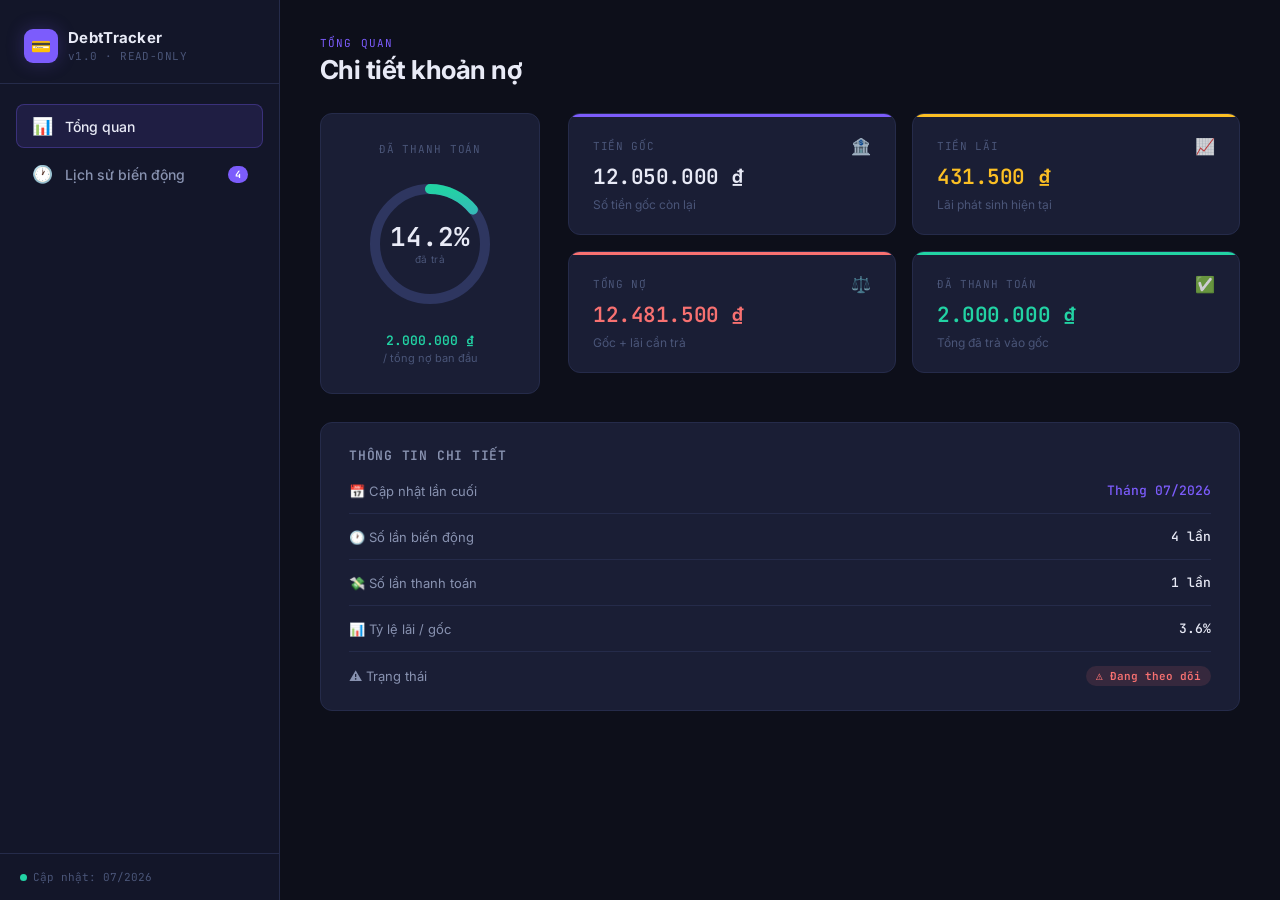
<file: index.html>
<!DOCTYPE html>
<html lang="vi">
<head>
  <meta charset="UTF-8">
  <meta name="viewport" content="width=device-width, initial-scale=1.0">
  <title>Theo Dõi Khoản Nợ</title>
  <link rel="stylesheet" href="style.css">
</head>
<body>

<div class="app">

  <!-- ── SIDEBAR ── -->
  <aside class="sidebar">
    <div class="sidebar-header">
      <div class="app-logo">
        <div class="logo-icon">💳</div>
        <div>
          <div class="app-name">DebtTracker</div>
          <div class="app-sub">v1.0 · READ-ONLY</div>
        </div>
      </div>
    </div>

    <nav class="nav-tabs">
      <div class="nav-tab active" onclick="switchPage('overview', this)">
        <span class="tab-icon">📊</span>
        <span>Tổng quan</span>
      </div>
      <div class="nav-tab" onclick="switchPage('history', this)">
        <span class="tab-icon">🕐</span>
        <span>Lịch sử biến động</span>
        <span class="tab-badge" id="badge-count">—</span>
      </div>
    </nav>

    <div class="sidebar-footer">
      <div class="last-update">
        <div class="dot-live"></div>
        <span id="footer-update">Đang tải...</span>
      </div>
    </div>
  </aside>

  <!-- ── MAIN CONTENT ── -->
  <main class="main">

    <!-- TỔNG QUAN -->
    <div class="page active" id="page-overview">

      <div class="page-header">
        <div class="page-eyebrow">TỔNG QUAN</div>
        <div class="page-title">Chi tiết khoản nợ</div>
      </div>

      <!-- Ring + Stats -->
      <div class="overview-top">

        <div class="ring-card">
          <div class="ring-label">ĐÃ THANH TOÁN</div>
          <div class="ring-wrap">
            <svg class="ring-svg" width="140" height="140" viewBox="0 0 140 140">
              <defs>
                <linearGradient id="ringGrad" x1="0%" y1="0%" x2="100%" y2="0%">
                  <stop offset="0%" stop-color="#7c5cfc"/>
                  <stop offset="100%" stop-color="#22d3a4"/>
                </linearGradient>
              </defs>
              <circle class="ring-track"    cx="70" cy="70" r="55"/>
              <circle class="ring-progress" cx="70" cy="70" r="55" id="ring-progress"
                      stroke-dasharray="345.4" stroke-dashoffset="345.4"/>
            </svg>
            <div class="ring-center">
              <div class="ring-pct" id="ring-pct">—</div>
              <div class="ring-pct-label">đã trả</div>
            </div>
          </div>
          <div class="ring-meta">
            <div class="ring-meta-val" id="ring-paid">—</div>
            <div class="ring-meta-sub">/ tổng nợ ban đầu</div>
          </div>
        </div>

        <div class="stats-grid">
          <div class="stat-card c-goc">
            <div class="stat-header">
              <span class="stat-label">TIỀN GỐC</span>
              <span class="stat-icon">🏦</span>
            </div>
            <div class="stat-value" id="s-goc">—</div>
            <div class="stat-sub">Số tiền gốc còn lại</div>
          </div>
          <div class="stat-card c-lai">
            <div class="stat-header">
              <span class="stat-label">TIỀN LÃI</span>
              <span class="stat-icon">📈</span>
            </div>
            <div class="stat-value v-lai" id="s-lai">—</div>
            <div class="stat-sub">Lãi phát sinh hiện tại</div>
          </div>
          <div class="stat-card c-tong">
            <div class="stat-header">
              <span class="stat-label">TỔNG NỢ</span>
              <span class="stat-icon">⚖️</span>
            </div>
            <div class="stat-value v-tong" id="s-tong">—</div>
            <div class="stat-sub">Gốc + lãi cần trả</div>
          </div>
          <div class="stat-card c-datra">
            <div class="stat-header">
              <span class="stat-label">ĐÃ THANH TOÁN</span>
              <span class="stat-icon">✅</span>
            </div>
            <div class="stat-value v-datra" id="s-datra">—</div>
            <div class="stat-sub">Tổng đã trả vào gốc</div>
          </div>
        </div>

      </div>

      <!-- Info detail -->
      <div class="info-card">
        <div class="info-card-title">Thông tin chi tiết</div>
        <div class="info-rows">
          <div class="info-row">
            <div class="info-key">📅 Cập nhật lần cuối</div>
            <div class="info-val highlight" id="d-thang">—</div>
          </div>
          <div class="info-row">
            <div class="info-key">🕐 Số lần biến động</div>
            <div class="info-val" id="d-sl">—</div>
          </div>
          <div class="info-row">
            <div class="info-key">💸 Số lần thanh toán</div>
            <div class="info-val" id="d-thanhtoan">—</div>
          </div>
          <div class="info-row">
            <div class="info-key">📊 Tỷ lệ lãi / gốc</div>
            <div class="info-val" id="d-tyle">—</div>
          </div>
          <div class="info-row">
            <div class="info-key">⚠️ Trạng thái</div>
            <div class="info-val" id="d-trangthai">—</div>
          </div>
        </div>
      </div>

    </div>

    <!-- LỊCH SỬ -->
    <div class="page" id="page-history">

      <div class="page-header">
        <div class="page-eyebrow">LỊCH SỬ</div>
        <div class="page-title">Biến động &amp; Thanh toán</div>
      </div>

      <div class="history-meta" id="history-meta-chips"></div>

      <div class="timeline" id="timeline"></div>

    </div>

  </main>
</div>

<script src="script.js"></script>
</body>
</html>
</file>
<file: style.css>
@import url('https://fonts.googleapis.com/css2?family=Inter:wght@300;400;500;600;700&family=JetBrains+Mono:wght@400;600&display=swap');

*, *::before, *::after { box-sizing: border-box; margin: 0; padding: 0; }

:root {
  --bg-base:        #0d0f1a;
  --bg-panel:       #131629;
  --bg-card:        #1a1e35;
  --bg-card-hover:  #1f2440;
  --border:         #252b4a;
  --border-light:   #2e3660;
  --accent:         #7c5cfc;
  --accent-glow:    rgba(124,92,252,0.25);
  --accent-soft:    rgba(124,92,252,0.12);
  --green:          #22d3a4;
  --green-soft:     rgba(34,211,164,0.12);
  --red:            #f87171;
  --red-soft:       rgba(248,113,113,0.12);
  --yellow:         #fbbf24;
  --yellow-soft:    rgba(251,191,36,0.12);
  --text-primary:   #e8eaf6;
  --text-secondary: #8892b0;
  --text-muted:     #4a5578;
  --sidebar-w:      280px;
  --radius:         12px;
  --radius-sm:      8px;
}

html, body {
  height: 100%;
  font-family: 'Inter', sans-serif;
  background: var(--bg-base);
  color: var(--text-primary);
  -webkit-font-smoothing: antialiased;
}

/* ── LAYOUT ── */
.app {
  display: flex;
  height: 100vh;
  overflow: hidden;
}

/* ── SIDEBAR ── */
.sidebar {
  width: var(--sidebar-w);
  min-width: var(--sidebar-w);
  background: var(--bg-panel);
  border-right: 1px solid var(--border);
  display: flex;
  flex-direction: column;
  overflow: hidden;
}

.sidebar-header {
  padding: 28px 24px 20px;
  border-bottom: 1px solid var(--border);
}

.app-logo {
  display: flex;
  align-items: center;
  gap: 10px;
}

.logo-icon {
  width: 34px; height: 34px;
  background: var(--accent);
  border-radius: 9px;
  display: flex; align-items: center; justify-content: center;
  font-size: 16px;
  box-shadow: 0 0 18px var(--accent-glow);
  flex-shrink: 0;
}

.app-name {
  font-size: 15px;
  font-weight: 700;
  letter-spacing: 0.02em;
  color: var(--text-primary);
}

.app-sub {
  font-size: 11px;
  color: var(--text-muted);
  font-family: 'JetBrains Mono', monospace;
  letter-spacing: 0.04em;
  margin-top: 2px;
}

/* NAV TABS */
.nav-tabs {
  display: flex;
  flex-direction: column;
  gap: 4px;
  padding: 20px 16px;
  flex: 1;
  overflow-y: auto;
}

.nav-tab {
  display: flex;
  align-items: center;
  gap: 12px;
  padding: 11px 14px;
  border-radius: var(--radius-sm);
  cursor: pointer;
  transition: all 0.18s ease;
  color: var(--text-secondary);
  font-size: 14px;
  font-weight: 500;
  border: 1px solid transparent;
  user-select: none;
}

.nav-tab:hover {
  background: var(--bg-card);
  color: var(--text-primary);
}

.nav-tab.active {
  background: var(--accent-soft);
  border-color: rgba(124,92,252,0.3);
  color: var(--text-primary);
}

.nav-tab.active .tab-icon { color: var(--accent); }

.tab-icon {
  font-size: 17px;
  width: 22px;
  text-align: center;
  flex-shrink: 0;
}

.tab-badge {
  margin-left: auto;
  background: var(--accent);
  color: #fff;
  font-size: 10px;
  font-weight: 700;
  padding: 2px 7px;
  border-radius: 20px;
  font-family: 'JetBrains Mono', monospace;
}

/* SIDEBAR FOOTER */
.sidebar-footer {
  padding: 16px 20px;
  border-top: 1px solid var(--border);
}

.last-update {
  font-size: 11px;
  color: var(--text-muted);
  font-family: 'JetBrains Mono', monospace;
  display: flex;
  align-items: center;
  gap: 6px;
}

.dot-live {
  width: 7px; height: 7px;
  background: var(--green);
  border-radius: 50%;
  animation: blink 2s ease-in-out infinite;
  flex-shrink: 0;
}

@keyframes blink {
  0%, 100% { opacity: 1; }
  50%       { opacity: 0.3; }
}

/* ── MAIN CONTENT ── */
.main {
  flex: 1;
  overflow-y: auto;
  padding: 36px 40px;
  display: flex;
  flex-direction: column;
  gap: 28px;
}

.page { display: none; flex-direction: column; gap: 28px; }
.page.active { display: flex; }

/* PAGE HEADER */
.page-header {
  display: flex;
  flex-direction: column;
  gap: 4px;
}

.page-eyebrow {
  font-size: 11px;
  font-family: 'JetBrains Mono', monospace;
  color: var(--accent);
  letter-spacing: 0.1em;
  text-transform: uppercase;
}

.page-title {
  font-size: 26px;
  font-weight: 700;
  color: var(--text-primary);
  letter-spacing: -0.02em;
}

/* ── OVERVIEW PAGE ── */
.overview-top {
  display: grid;
  grid-template-columns: auto 1fr;
  gap: 28px;
  align-items: start;
}

/* PROGRESS RING */
.ring-card {
  background: var(--bg-card);
  border: 1px solid var(--border);
  border-radius: var(--radius);
  padding: 28px 32px;
  display: flex;
  flex-direction: column;
  align-items: center;
  gap: 18px;
  min-width: 220px;
}

.ring-label {
  font-size: 11px;
  color: var(--text-muted);
  font-family: 'JetBrains Mono', monospace;
  letter-spacing: 0.08em;
  text-transform: uppercase;
}

.ring-wrap {
  position: relative;
  width: 140px; height: 140px;
}

.ring-svg { transform: rotate(-90deg); }

.ring-track {
  fill: none;
  stroke: var(--border-light);
  stroke-width: 10;
}

.ring-progress {
  fill: none;
  stroke: url(#ringGrad);
  stroke-width: 10;
  stroke-linecap: round;
  transition: stroke-dashoffset 1s cubic-bezier(0.4,0,0.2,1);
}

.ring-center {
  position: absolute;
  inset: 0;
  display: flex;
  flex-direction: column;
  align-items: center;
  justify-content: center;
}

.ring-pct {
  font-family: 'JetBrains Mono', monospace;
  font-size: 26px;
  font-weight: 600;
  color: var(--text-primary);
  line-height: 1;
}

.ring-pct-label {
  font-size: 10px;
  color: var(--text-muted);
  margin-top: 3px;
  letter-spacing: 0.04em;
}

.ring-meta { text-align: center; }

.ring-meta-val {
  font-family: 'JetBrains Mono', monospace;
  font-size: 13px;
  color: var(--green);
  font-weight: 600;
}

.ring-meta-sub {
  font-size: 11px;
  color: var(--text-muted);
  margin-top: 2px;
}

/* STAT CARDS */
.stats-grid {
  display: grid;
  grid-template-columns: 1fr 1fr;
  grid-template-rows: 1fr 1fr;
  gap: 16px;
}

.stat-card {
  background: var(--bg-card);
  border: 1px solid var(--border);
  border-radius: var(--radius);
  padding: 22px 24px;
  display: flex;
  flex-direction: column;
  gap: 10px;
  transition: border-color 0.15s, background 0.15s;
  position: relative;
  overflow: hidden;
}

.stat-card::before {
  content: '';
  position: absolute;
  top: 0; left: 0; right: 0;
  height: 3px;
  border-radius: var(--radius) var(--radius) 0 0;
}

.stat-card.c-goc::before   { background: var(--accent); }
.stat-card.c-lai::before   { background: var(--yellow); }
.stat-card.c-tong::before  { background: var(--red); }
.stat-card.c-datra::before { background: var(--green); }

.stat-card:hover {
  background: var(--bg-card-hover);
  border-color: var(--border-light);
}

.stat-header {
  display: flex;
  align-items: center;
  justify-content: space-between;
}

.stat-label {
  font-size: 11px;
  font-family: 'JetBrains Mono', monospace;
  color: var(--text-muted);
  letter-spacing: 0.06em;
  text-transform: uppercase;
}

.stat-icon { font-size: 16px; opacity: 0.8; }

.stat-value {
  font-family: 'JetBrains Mono', monospace;
  font-size: 21px;
  font-weight: 600;
  color: var(--text-primary);
  letter-spacing: -0.02em;
  line-height: 1;
}

.stat-value.v-lai   { color: var(--yellow); }
.stat-value.v-tong  { color: var(--red); }
.stat-value.v-datra { color: var(--green); }

.stat-sub { font-size: 12px; color: var(--text-muted); }

/* INFO CARD */
.info-card {
  background: var(--bg-card);
  border: 1px solid var(--border);
  border-radius: var(--radius);
  padding: 24px 28px;
}

.info-card-title {
  font-size: 13px;
  font-weight: 600;
  color: var(--text-secondary);
  margin-bottom: 18px;
  text-transform: uppercase;
  letter-spacing: 0.06em;
  font-family: 'JetBrains Mono', monospace;
}

.info-rows { display: flex; flex-direction: column; gap: 14px; }

.info-row {
  display: flex;
  justify-content: space-between;
  align-items: center;
  padding-bottom: 14px;
  border-bottom: 1px solid var(--border);
}

.info-row:last-child { border-bottom: none; padding-bottom: 0; }

.info-key {
  font-size: 13px;
  color: var(--text-secondary);
  display: flex;
  align-items: center;
  gap: 8px;
}

.info-val {
  font-family: 'JetBrains Mono', monospace;
  font-size: 13px;
  color: var(--text-primary);
  font-weight: 500;
}

.info-val.highlight { color: var(--accent); }

/* CHIP */
.chip {
  display: inline-flex;
  align-items: center;
  gap: 5px;
  font-size: 11px;
  padding: 3px 10px;
  border-radius: 20px;
  font-family: 'JetBrains Mono', monospace;
  font-weight: 600;
}

.chip-green  { background: var(--green-soft);  color: var(--green); }
.chip-yellow { background: var(--yellow-soft); color: var(--yellow); }
.chip-red    { background: var(--red-soft);    color: var(--red); }
.chip-accent { background: var(--accent-soft); color: var(--accent); }

/* ── HISTORY PAGE ── */
.history-meta {
  display: flex;
  align-items: center;
  gap: 12px;
  flex-wrap: wrap;
}

.timeline { display: flex; flex-direction: column; }

.timeline-item {
  display: grid;
  grid-template-columns: 60px 28px 1fr;
  gap: 0 16px;
}

.tl-time {
  text-align: right;
  padding-top: 20px;
  font-size: 11px;
  font-family: 'JetBrains Mono', monospace;
  color: var(--text-muted);
  line-height: 1.4;
}

.tl-spine {
  display: flex;
  flex-direction: column;
  align-items: center;
}

.tl-dot {
  width: 28px; height: 28px;
  border-radius: 50%;
  display: flex; align-items: center; justify-content: center;
  font-size: 13px;
  flex-shrink: 0;
  margin-top: 16px;
  position: relative;
  z-index: 1;
  border: 2px solid transparent;
}

.tl-dot.d-init  { background: var(--accent-soft); border-color: var(--accent); color: var(--accent); }
.tl-dot.d-auto  { background: var(--yellow-soft); border-color: var(--yellow); color: var(--yellow); }
.tl-dot.d-pay   { background: var(--green-soft);  border-color: var(--green);  color: var(--green); }
.tl-dot.d-other { background: var(--bg-card); border-color: var(--border-light); color: var(--text-muted); }

.tl-line {
  flex: 1;
  width: 2px;
  background: linear-gradient(to bottom, var(--border-light), transparent);
  margin-top: 4px;
  min-height: 20px;
}

.timeline-item:last-child .tl-line { display: none; }

.tl-card {
  background: var(--bg-card);
  border: 1px solid var(--border);
  border-radius: var(--radius);
  padding: 18px 22px;
  margin: 12px 0 8px;
  transition: border-color 0.15s, background 0.15s;
  cursor: default;
}

.tl-card:hover {
  background: var(--bg-card-hover);
  border-color: var(--border-light);
}

.tl-card-top {
  display: flex;
  justify-content: space-between;
  align-items: flex-start;
  gap: 12px;
  margin-bottom: 14px;
}

.tl-action {
  font-size: 14px;
  font-weight: 600;
  color: var(--text-primary);
  line-height: 1.4;
}

.tl-amount-wrap { text-align: right; flex-shrink: 0; }

.tl-amount {
  font-family: 'JetBrains Mono', monospace;
  font-size: 15px;
  font-weight: 700;
  line-height: 1;
}

.tl-amount.a-none  { color: var(--text-muted); }
.tl-amount.a-add   { color: var(--yellow); }
.tl-amount.a-minus { color: var(--red); }

.tl-amount-label {
  font-size: 10px;
  color: var(--text-muted);
  margin-top: 3px;
  font-family: 'JetBrains Mono', monospace;
}

.tl-snapshot {
  display: flex;
  gap: 24px;
  padding-top: 12px;
  border-top: 1px solid var(--border);
  flex-wrap: wrap;
}

.snap-item { display: flex; flex-direction: column; gap: 3px; }

.snap-label {
  font-size: 10px;
  color: var(--text-muted);
  font-family: 'JetBrains Mono', monospace;
  letter-spacing: 0.05em;
  text-transform: uppercase;
}

.snap-val {
  font-family: 'JetBrains Mono', monospace;
  font-size: 13px;
  font-weight: 600;
  color: var(--text-secondary);
}

/* ERROR STATE */
.error-box {
  background: var(--red-soft);
  border: 1px solid var(--red);
  border-radius: var(--radius);
  padding: 20px 24px;
  color: var(--red);
  font-size: 14px;
  font-family: 'JetBrains Mono', monospace;
  line-height: 1.6;
}

/* ── SCROLLBAR ── */
::-webkit-scrollbar { width: 6px; height: 6px; }
::-webkit-scrollbar-track { background: transparent; }
::-webkit-scrollbar-thumb { background: var(--border-light); border-radius: 3px; }
::-webkit-scrollbar-thumb:hover { background: var(--text-muted); }

/* ── RESPONSIVE ── */
@media (max-width: 760px) {
  .app { flex-direction: column; }
  .sidebar {
    width: 100%; min-width: unset;
    border-right: none;
    border-bottom: 1px solid var(--border);
    height: auto;
  }
  .nav-tabs { flex-direction: row; padding: 12px 16px; }
  .sidebar-footer { display: none; }
  .main { padding: 24px 20px; }
  .overview-top { grid-template-columns: 1fr; }
  .ring-card { flex-direction: row; padding: 20px 24px; min-width: unset; }
  .stats-grid { grid-template-columns: 1fr; }
  .timeline-item { grid-template-columns: 50px 24px 1fr; }
}

@media (prefers-reduced-motion: reduce) {
  *, *::before, *::after { animation: none !important; transition: none !important; }
}
</file>
<file: web_src/style.css>
@import url('https://fonts.googleapis.com/css2?family=Inter:wght@300;400;500;600;700&family=JetBrains+Mono:wght@400;600&display=swap');

*, *::before, *::after { box-sizing: border-box; margin: 0; padding: 0; }

:root {
  --bg-base:        #0d0f1a;
  --bg-panel:       #131629;
  --bg-card:        #1a1e35;
  --bg-card-hover:  #1f2440;
  --border:         #252b4a;
  --border-light:   #2e3660;
  --accent:         #7c5cfc;
  --accent-glow:    rgba(124,92,252,0.25);
  --accent-soft:    rgba(124,92,252,0.12);
  --green:          #22d3a4;
  --green-soft:     rgba(34,211,164,0.12);
  --red:            #f87171;
  --red-soft:       rgba(248,113,113,0.12);
  --yellow:         #fbbf24;
  --yellow-soft:    rgba(251,191,36,0.12);
  --text-primary:   #e8eaf6;
  --text-secondary: #8892b0;
  --text-muted:     #4a5578;
  --sidebar-w:      280px;
  --radius:         12px;
  --radius-sm:      8px;
}

html, body {
  height: 100%;
  font-family: 'Inter', sans-serif;
  background: var(--bg-base);
  color: var(--text-primary);
  -webkit-font-smoothing: antialiased;
}

/* ── LAYOUT ── */
.app {
  display: flex;
  height: 100vh;
  overflow: hidden;
}

/* ── SIDEBAR ── */
.sidebar {
  width: var(--sidebar-w);
  min-width: var(--sidebar-w);
  background: var(--bg-panel);
  border-right: 1px solid var(--border);
  display: flex;
  flex-direction: column;
  overflow: hidden;
}

.sidebar-header {
  padding: 28px 24px 20px;
  border-bottom: 1px solid var(--border);
}

.app-logo {
  display: flex;
  align-items: center;
  gap: 10px;
}

.logo-icon {
  width: 34px; height: 34px;
  background: var(--accent);
  border-radius: 9px;
  display: flex; align-items: center; justify-content: center;
  font-size: 16px;
  box-shadow: 0 0 18px var(--accent-glow);
  flex-shrink: 0;
}

.app-name {
  font-size: 15px;
  font-weight: 700;
  letter-spacing: 0.02em;
  color: var(--text-primary);
}

.app-sub {
  font-size: 11px;
  color: var(--text-muted);
  font-family: 'JetBrains Mono', monospace;
  letter-spacing: 0.04em;
  margin-top: 2px;
}

/* NAV TABS */
.nav-tabs {
  display: flex;
  flex-direction: column;
  gap: 4px;
  padding: 20px 16px;
  flex: 1;
  overflow-y: auto;
}

.nav-tab {
  display: flex;
  align-items: center;
  gap: 12px;
  padding: 11px 14px;
  border-radius: var(--radius-sm);
  cursor: pointer;
  transition: all 0.18s ease;
  color: var(--text-secondary);
  font-size: 14px;
  font-weight: 500;
  border: 1px solid transparent;
  user-select: none;
}

.nav-tab:hover {
  background: var(--bg-card);
  color: var(--text-primary);
}

.nav-tab.active {
  background: var(--accent-soft);
  border-color: rgba(124,92,252,0.3);
  color: var(--text-primary);
}

.nav-tab.active .tab-icon { color: var(--accent); }

.tab-icon {
  font-size: 17px;
  width: 22px;
  text-align: center;
  flex-shrink: 0;
}

.tab-badge {
  margin-left: auto;
  background: var(--accent);
  color: #fff;
  font-size: 10px;
  font-weight: 700;
  padding: 2px 7px;
  border-radius: 20px;
  font-family: 'JetBrains Mono', monospace;
}

/* SIDEBAR FOOTER */
.sidebar-footer {
  padding: 16px 20px;
  border-top: 1px solid var(--border);
}

.last-update {
  font-size: 11px;
  color: var(--text-muted);
  font-family: 'JetBrains Mono', monospace;
  display: flex;
  align-items: center;
  gap: 6px;
}

.dot-live {
  width: 7px; height: 7px;
  background: var(--green);
  border-radius: 50%;
  animation: blink 2s ease-in-out infinite;
  flex-shrink: 0;
}

@keyframes blink {
  0%, 100% { opacity: 1; }
  50%       { opacity: 0.3; }
}

/* ── MAIN CONTENT ── */
.main {
  flex: 1;
  overflow-y: auto;
  padding: 36px 40px;
  display: flex;
  flex-direction: column;
  gap: 28px;
}

.page { display: none; flex-direction: column; gap: 28px; }
.page.active { display: flex; }

/* PAGE HEADER */
.page-header {
  display: flex;
  flex-direction: column;
  gap: 4px;
}

.page-eyebrow {
  font-size: 11px;
  font-family: 'JetBrains Mono', monospace;
  color: var(--accent);
  letter-spacing: 0.1em;
  text-transform: uppercase;
}

.page-title {
  font-size: 26px;
  font-weight: 700;
  color: var(--text-primary);
  letter-spacing: -0.02em;
}

/* ── OVERVIEW PAGE ── */
.overview-top {
  display: grid;
  grid-template-columns: auto 1fr;
  gap: 28px;
  align-items: start;
}

/* PROGRESS RING */
.ring-card {
  background: var(--bg-card);
  border: 1px solid var(--border);
  border-radius: var(--radius);
  padding: 28px 32px;
  display: flex;
  flex-direction: column;
  align-items: center;
  gap: 18px;
  min-width: 220px;
}

.ring-label {
  font-size: 11px;
  color: var(--text-muted);
  font-family: 'JetBrains Mono', monospace;
  letter-spacing: 0.08em;
  text-transform: uppercase;
}

.ring-wrap {
  position: relative;
  width: 140px; height: 140px;
}

.ring-svg { transform: rotate(-90deg); }

.ring-track {
  fill: none;
  stroke: var(--border-light);
  stroke-width: 10;
}

.ring-progress {
  fill: none;
  stroke: url(#ringGrad);
  stroke-width: 10;
  stroke-linecap: round;
  transition: stroke-dashoffset 1s cubic-bezier(0.4,0,0.2,1);
}

.ring-center {
  position: absolute;
  inset: 0;
  display: flex;
  flex-direction: column;
  align-items: center;
  justify-content: center;
}

.ring-pct {
  font-family: 'JetBrains Mono', monospace;
  font-size: 26px;
  font-weight: 600;
  color: var(--text-primary);
  line-height: 1;
}

.ring-pct-label {
  font-size: 10px;
  color: var(--text-muted);
  margin-top: 3px;
  letter-spacing: 0.04em;
}

.ring-meta { text-align: center; }

.ring-meta-val {
  font-family: 'JetBrains Mono', monospace;
  font-size: 13px;
  color: var(--green);
  font-weight: 600;
}

.ring-meta-sub {
  font-size: 11px;
  color: var(--text-muted);
  margin-top: 2px;
}

/* STAT CARDS */
.stats-grid {
  display: grid;
  grid-template-columns: 1fr 1fr;
  grid-template-rows: 1fr 1fr;
  gap: 16px;
}

.stat-card {
  background: var(--bg-card);
  border: 1px solid var(--border);
  border-radius: var(--radius);
  padding: 22px 24px;
  display: flex;
  flex-direction: column;
  gap: 10px;
  transition: border-color 0.15s, background 0.15s;
  position: relative;
  overflow: hidden;
}

.stat-card::before {
  content: '';
  position: absolute;
  top: 0; left: 0; right: 0;
  height: 3px;
  border-radius: var(--radius) var(--radius) 0 0;
}

.stat-card.c-goc::before   { background: var(--accent); }
.stat-card.c-lai::before   { background: var(--yellow); }
.stat-card.c-tong::before  { background: var(--red); }
.stat-card.c-datra::before { background: var(--green); }

.stat-card:hover {
  background: var(--bg-card-hover);
  border-color: var(--border-light);
}

.stat-header {
  display: flex;
  align-items: center;
  justify-content: space-between;
}

.stat-label {
  font-size: 11px;
  font-family: 'JetBrains Mono', monospace;
  color: var(--text-muted);
  letter-spacing: 0.06em;
  text-transform: uppercase;
}

.stat-icon { font-size: 16px; opacity: 0.8; }

.stat-value {
  font-family: 'JetBrains Mono', monospace;
  font-size: 21px;
  font-weight: 600;
  color: var(--text-primary);
  letter-spacing: -0.02em;
  line-height: 1;
}

.stat-value.v-lai   { color: var(--yellow); }
.stat-value.v-tong  { color: var(--red); }
.stat-value.v-datra { color: var(--green); }

.stat-sub { font-size: 12px; color: var(--text-muted); }

/* INFO CARD */
.info-card {
  background: var(--bg-card);
  border: 1px solid var(--border);
  border-radius: var(--radius);
  padding: 24px 28px;
}

.info-card-title {
  font-size: 13px;
  font-weight: 600;
  color: var(--text-secondary);
  margin-bottom: 18px;
  text-transform: uppercase;
  letter-spacing: 0.06em;
  font-family: 'JetBrains Mono', monospace;
}

.info-rows { display: flex; flex-direction: column; gap: 14px; }

.info-row {
  display: flex;
  justify-content: space-between;
  align-items: center;
  padding-bottom: 14px;
  border-bottom: 1px solid var(--border);
}

.info-row:last-child { border-bottom: none; padding-bottom: 0; }

.info-key {
  font-size: 13px;
  color: var(--text-secondary);
  display: flex;
  align-items: center;
  gap: 8px;
}

.info-val {
  font-family: 'JetBrains Mono', monospace;
  font-size: 13px;
  color: var(--text-primary);
  font-weight: 500;
}

.info-val.highlight { color: var(--accent); }

/* CHIP */
.chip {
  display: inline-flex;
  align-items: center;
  gap: 5px;
  font-size: 11px;
  padding: 3px 10px;
  border-radius: 20px;
  font-family: 'JetBrains Mono', monospace;
  font-weight: 600;
}

.chip-green  { background: var(--green-soft);  color: var(--green); }
.chip-yellow { background: var(--yellow-soft); color: var(--yellow); }
.chip-red    { background: var(--red-soft);    color: var(--red); }
.chip-accent { background: var(--accent-soft); color: var(--accent); }

/* ── HISTORY PAGE ── */
.history-meta {
  display: flex;
  align-items: center;
  gap: 12px;
  flex-wrap: wrap;
}

.timeline { display: flex; flex-direction: column; }

.timeline-item {
  display: grid;
  grid-template-columns: 60px 28px 1fr;
  gap: 0 16px;
}

.tl-time {
  text-align: right;
  padding-top: 20px;
  font-size: 11px;
  font-family: 'JetBrains Mono', monospace;
  color: var(--text-muted);
  line-height: 1.4;
}

.tl-spine {
  display: flex;
  flex-direction: column;
  align-items: center;
}

.tl-dot {
  width: 28px; height: 28px;
  border-radius: 50%;
  display: flex; align-items: center; justify-content: center;
  font-size: 13px;
  flex-shrink: 0;
  margin-top: 16px;
  position: relative;
  z-index: 1;
  border: 2px solid transparent;
}

.tl-dot.d-init  { background: var(--accent-soft); border-color: var(--accent); color: var(--accent); }
.tl-dot.d-auto  { background: var(--yellow-soft); border-color: var(--yellow); color: var(--yellow); }
.tl-dot.d-pay   { background: var(--green-soft);  border-color: var(--green);  color: var(--green); }
.tl-dot.d-other { background: var(--bg-card); border-color: var(--border-light); color: var(--text-muted); }

.tl-line {
  flex: 1;
  width: 2px;
  background: linear-gradient(to bottom, var(--border-light), transparent);
  margin-top: 4px;
  min-height: 20px;
}

.timeline-item:last-child .tl-line { display: none; }

.tl-card {
  background: var(--bg-card);
  border: 1px solid var(--border);
  border-radius: var(--radius);
  padding: 18px 22px;
  margin: 12px 0 8px;
  transition: border-color 0.15s, background 0.15s;
  cursor: default;
}

.tl-card:hover {
  background: var(--bg-card-hover);
  border-color: var(--border-light);
}

.tl-card-top {
  display: flex;
  justify-content: space-between;
  align-items: flex-start;
  gap: 12px;
  margin-bottom: 14px;
}

.tl-action {
  font-size: 14px;
  font-weight: 600;
  color: var(--text-primary);
  line-height: 1.4;
}

.tl-amount-wrap { text-align: right; flex-shrink: 0; }

.tl-amount {
  font-family: 'JetBrains Mono', monospace;
  font-size: 15px;
  font-weight: 700;
  line-height: 1;
}

.tl-amount.a-none  { color: var(--text-muted); }
.tl-amount.a-add   { color: var(--yellow); }
.tl-amount.a-minus { color: var(--red); }

.tl-amount-label {
  font-size: 10px;
  color: var(--text-muted);
  margin-top: 3px;
  font-family: 'JetBrains Mono', monospace;
}

.tl-snapshot {
  display: flex;
  gap: 24px;
  padding-top: 12px;
  border-top: 1px solid var(--border);
  flex-wrap: wrap;
}

.snap-item { display: flex; flex-direction: column; gap: 3px; }

.snap-label {
  font-size: 10px;
  color: var(--text-muted);
  font-family: 'JetBrains Mono', monospace;
  letter-spacing: 0.05em;
  text-transform: uppercase;
}

.snap-val {
  font-family: 'JetBrains Mono', monospace;
  font-size: 13px;
  font-weight: 600;
  color: var(--text-secondary);
}

/* ERROR STATE */
.error-box {
  background: var(--red-soft);
  border: 1px solid var(--red);
  border-radius: var(--radius);
  padding: 20px 24px;
  color: var(--red);
  font-size: 14px;
  font-family: 'JetBrains Mono', monospace;
  line-height: 1.6;
}

/* ── SCROLLBAR ── */
::-webkit-scrollbar { width: 6px; height: 6px; }
::-webkit-scrollbar-track { background: transparent; }
::-webkit-scrollbar-thumb { background: var(--border-light); border-radius: 3px; }
::-webkit-scrollbar-thumb:hover { background: var(--text-muted); }

/* ── RESPONSIVE ── */
@media (max-width: 760px) {
  .app { flex-direction: column; }
  .sidebar {
    width: 100%; min-width: unset;
    border-right: none;
    border-bottom: 1px solid var(--border);
    height: auto;
  }
  .nav-tabs { flex-direction: row; padding: 12px 16px; }
  .sidebar-footer { display: none; }
  .main { padding: 24px 20px; }
  .overview-top { grid-template-columns: 1fr; }
  .ring-card { flex-direction: row; padding: 20px 24px; min-width: unset; }
  .stats-grid { grid-template-columns: 1fr; }
  .timeline-item { grid-template-columns: 50px 24px 1fr; }
}

@media (prefers-reduced-motion: reduce) {
  *, *::before, *::after { animation: none !important; transition: none !important; }
}
</file>
